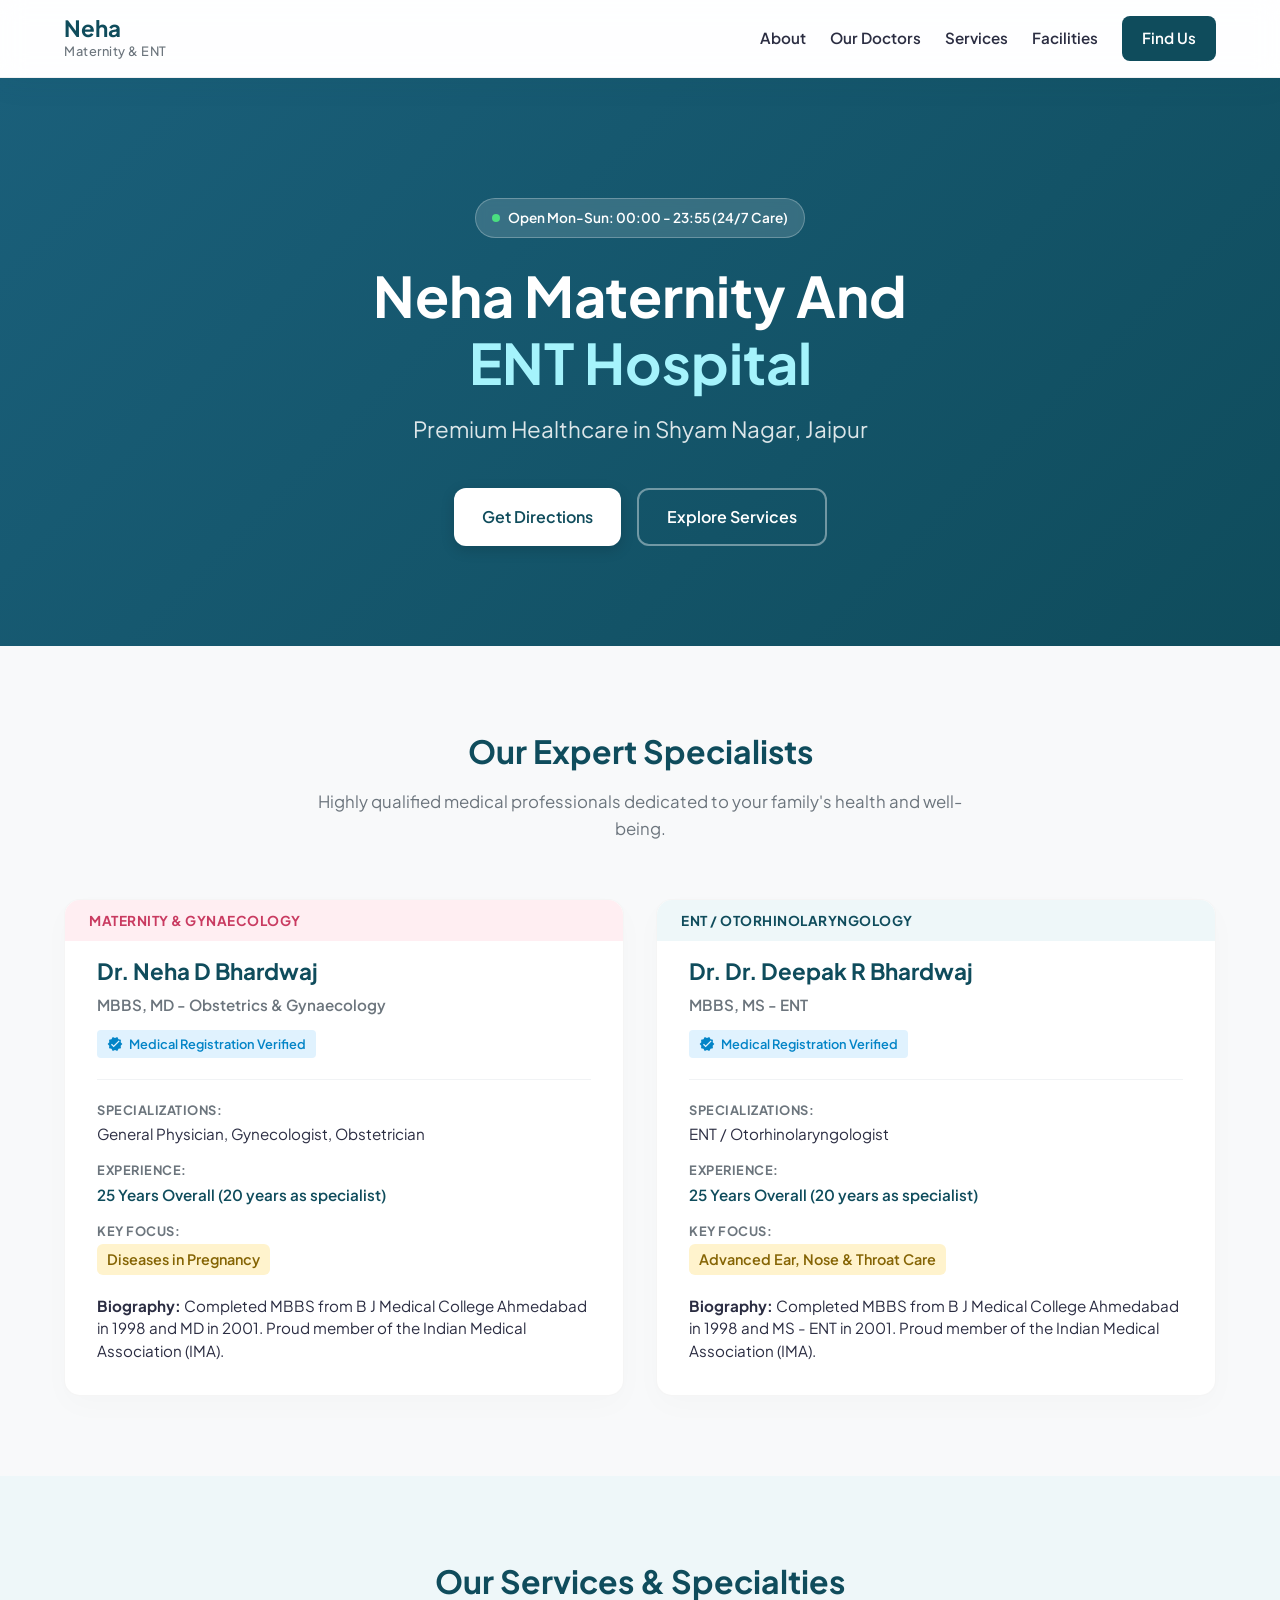
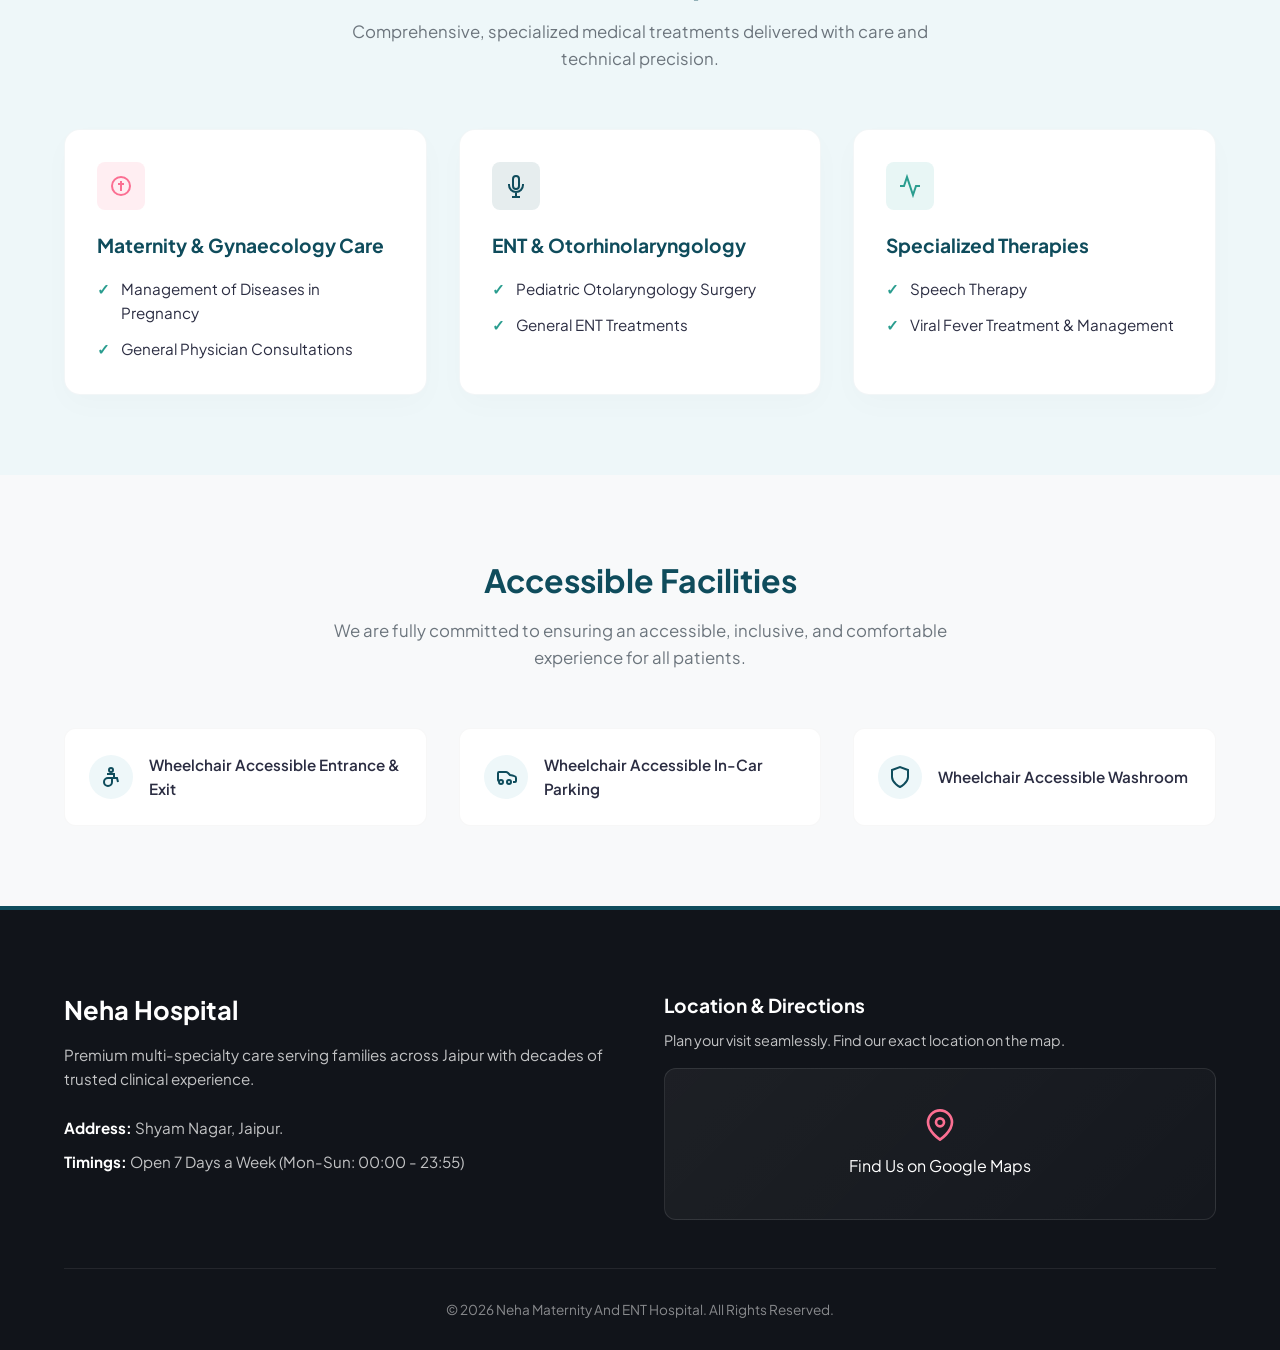
<file: index.html>
<!DOCTYPE html>
<html lang="en">
<head>
    <meta charset="UTF-8">
    <meta name="viewport" content="width=device-width, initial-scale=1.0">
    <title>Neha Maternity And Ent Hospital | Premium Healthcare in Jaipur</title>
    <link rel="preconnect" href="https://fonts.googleapis.com">
    <link rel="preconnect" href="https://fonts.gstatic.com" crossorigin>
    <link href="https://fonts.googleapis.com/css2?family=Plus+Jakarta+Sans:wght@400;500;600;700&display=swap" rel="stylesheet">
    <link rel="stylesheet" href="style.css">
</head>
<body>

    <header class="navbar">
        <div class="nav-container">
            <a href="#" class="logo">
                <span class="logo-main">Neha</span> 
                <span class="logo-sub">Maternity & ENT</span>
            </a>
            <nav class="nav-links">
                <a href="#about">About</a>
                <a href="#doctors">Our Doctors</a>
                <a href="#services">Services</a>
                <a href="#facilities">Facilities</a>
                <a href="#contact" class="nav-cta">Find Us</a>
            </nav>
        </div>
    </header>

    <main>
        <section class="hero" id="about">
            <div class="hero-overlay"></div>
            <div class="hero-container">
                <div class="badge-container">
                    <span class="badge badge-emergency">
                        <span class="pulse-icon"></span> Open Mon-Sun: 00:00 - 23:55 (24/7 Care)
                    </span>
                </div>
                <h1>Neha Maternity And <br><span class="text-gradient">ENT Hospital</span></h1>
                <p class="tagline">Premium Healthcare in Shyam Nagar, Jaipur</p>
                <div class="hero-actions">
                    <a href="https://www.google.com/maps/dir//26.885838,75.765591" target="_blank" rel="noopener" class="btn btn-primary">
                        Get Directions
                    </a>
                    <a href="#services" class="btn btn-secondary">Explore Services</a>
                </div>
            </div>
        </section>

        <section class="section section-doctors" id="doctors">
            <div class="container">
                <div class="section-header">
                    <h2>Our Expert Specialists</h2>
                    <p>Highly qualified medical professionals dedicated to your family's health and well-being.</p>
                </div>
                
                <div class="grid grid-doctors">
                    <article class="card doctor-card">
                        <div class="doctor-badge-top pink-accent">Maternity & Gynaecology</div>
                        <div class="doctor-header">
                            <div class="doctor-meta">
                                <h3>Dr. Neha D Bhardwaj</h3>
                                <p class="qualifications">MBBS, MD - Obstetrics & Gynaecology</p>
                                <span class="badge-verified">
                                    <svg width="16" height="16" viewBox="0 0 24 24" fill="currentColor"><path d="M23 12l-2.44-2.79.34-3.69-3.61-.82-1.89-3.2L12 2.96 8.6 1.5 6.71 4.7l-3.61.81.34 3.68L1 12l2.44 2.79-.34 3.69 3.61.82 1.89 3.2L12 21.04l3.4 1.46 1.89-3.2 3.61-.82-.34-3.69L23 12zm-13 5l-4-4 1.41-1.41L10 14.17l7.59-7.59L19 8l-9 9z"/></svg>
                                    Medical Registration Verified
                                </span>
                            </div>
                        </div>
                        <hr class="card-divider">
                        <div class="doctor-body">
                            <div class="info-row">
                                <span class="info-label">Specializations:</span>
                                <span class="info-value">General Physician, Gynecologist, Obstetrician</span>
                            </div>
                            <div class="info-row">
                                <span class="info-label">Experience:</span>
                                <span class="info-value font-highlight">25 Years Overall (20 years as specialist)</span>
                            </div>
                            <div class="info-row">
                                <span class="info-label">Key Focus:</span>
                                <span class="info-value focus-tag">Diseases in Pregnancy</span>
                            </div>
                            <p class="bio"><strong>Biography:</strong> Completed MBBS from B J Medical College Ahmedabad in 1998 and MD in 2001. Proud member of the Indian Medical Association (IMA).</p>
                        </div>
                    </article>

                    <article class="card doctor-card">
                        <div class="doctor-badge-top teal-accent">ENT / Otorhinolaryngology</div>
                        <div class="doctor-header">
                            <div class="doctor-meta">
                                <h3>Dr. Dr. Deepak R Bhardwaj</h3>
                                <p class="qualifications">MBBS, MS - ENT</p>
                                <span class="badge-verified">
                                    <svg width="16" height="16" viewBox="0 0 24 24" fill="currentColor"><path d="M23 12l-2.44-2.79.34-3.69-3.61-.82-1.89-3.2L12 2.96 8.6 1.5 6.71 4.7l-3.61.81.34 3.68L1 12l2.44 2.79-.34 3.69 3.61.82 1.89 3.2L12 21.04l3.4 1.46 1.89-3.2 3.61-.82-.34-3.69L23 12zm-13 5l-4-4 1.41-1.41L10 14.17l7.59-7.59L19 8l-9 9z"/></svg>
                                    Medical Registration Verified
                                </span>
                            </div>
                        </div>
                        <hr class="card-divider">
                        <div class="doctor-body">
                            <div class="info-row">
                                <span class="info-label">Specializations:</span>
                                <span class="info-value">ENT / Otorhinolaryngologist</span>
                            </div>
                            <div class="info-row">
                                <span class="info-label">Experience:</span>
                                <span class="info-value font-highlight">25 Years Overall (20 years as specialist)</span>
                            </div>
                            <div class="info-row">
                                <span class="info-label">Key Focus:</span>
                                <span class="info-value focus-tag">Advanced Ear, Nose & Throat Care</span>
                            </div>
                            <p class="bio"><strong>Biography:</strong> Completed MBBS from B J Medical College Ahmedabad in 1998 and MS - ENT in 2001. Proud member of the Indian Medical Association (IMA).</p>
                        </div>
                    </article>
                </div>
            </div>
        </section>

        <section class="section section-services" id="services">
            <div class="container">
                <div class="section-header">
                    <h2>Our Services & Specialties</h2>
                    <p>Comprehensive, specialized medical treatments delivered with care and technical precision.</p>
                </div>
                
                <div class="grid grid-services">
                    <div class="card service-card">
                        <div class="service-icon pink-bg">
                            <svg width="24" height="24" viewBox="0 0 24 24" fill="none" stroke="currentColor" stroke-width="2"><path d="M12 21a9 9 0 1 0 0-18 9 9 0 0 0 0 18z"/><path d="M12 7v10M9 10h6"/></svg>
                        </div>
                        <h3>Maternity & Gynaecology Care</h3>
                        <ul class="service-list">
                            <li>Management of Diseases in Pregnancy</li>
                            <li>General Physician Consultations</li>
                        </ul>
                    </div>

                    <div class="card service-card">
                        <div class="service-icon teal-bg">
                            <svg width="24" height="24" viewBox="0 0 24 24" fill="none" stroke="currentColor" stroke-width="2"><path d="M12 2a3 3 0 0 0-3 3v7a3 3 0 0 0 6 0V5a3 3 0 0 0-3-3z"/><path d="M19 10v1a7 7 0 0 1-14 0v-1M12 19v4M8 23h8"/></svg>
                        </div>
                        <h3>ENT & Otorhinolaryngology</h3>
                        <ul class="service-list">
                            <li>Pediatric Otolaryngology Surgery</li>
                            <li>General ENT Treatments</li>
                        </ul>
                    </div>

                    <div class="card service-card">
                        <div class="service-icon mint-bg">
                            <svg width="24" height="24" viewBox="0 0 24 24" fill="none" stroke="currentColor" stroke-width="2"><path d="M22 12h-4l-3 9L9 3l-3 9H2"/></svg>
                        </div>
                        <h3>Specialized Therapies</h3>
                        <ul class="service-list">
                            <li>Speech Therapy</li>
                            <li>Viral Fever Treatment & Management</li>
                        </ul>
                    </div>
                </div>
            </div>
        </section>

        <section class="section section-facilities" id="facilities">
            <div class="container">
                <div class="section-header">
                    <h2>Accessible Facilities</h2>
                    <p>We are fully committed to ensuring an accessible, inclusive, and comfortable experience for all patients.</p>
                </div>
                
                <div class="grid grid-facilities">
                    <div class="facility-item">
                        <div class="facility-icon">
                            <svg width="24" height="24" viewBox="0 0 24 24" fill="none" stroke="currentColor" stroke-width="2"><circle cx="12" cy="5" r="2"/><path d="M9 13a4 4 0 1 0 4 4v-4H9z"/><path d="M13 13h5l1 4M8 9h7v4"/></svg>
                        </div>
                        <span>Wheelchair Accessible Entrance & Exit</span>
                    </div>
                    <div class="facility-item">
                        <div class="facility-icon">
                            <svg width="24" height="24" viewBox="0 0 24 24" fill="none" stroke="currentColor" stroke-width="2"><path d="M19 17h2c.6 0 1-.4 1-1v-3c0-.9-.7-1.7-1.5-1.9C18.7 10.6 16 10 16 10s-1.3-1.4-2.2-2.3c-.5-.4-1.1-.7-1.8-.7H5c-.6 0-1 .4-1 1v7c0 .6.4 1 1 1h1"/><circle cx="7" cy="17" r="2"/><circle cx="15" cy="17" r="2"/></svg>
                        </div>
                        <span>Wheelchair Accessible In-Car Parking</span>
                    </div>
                    <div class="facility-item">
                        <div class="facility-icon">
                            <svg width="24" height="24" viewBox="0 0 24 24" fill="none" stroke="currentColor" stroke-width="2"><path d="M12 22s8-4 8-10V5l-8-3-8 3v7c0 6 8 10 8 10z"/></svg>
                        </div>
                        <span>Wheelchair Accessible Washroom</span>
                    </div>
                </div>
            </div>
        </section>
    </main>

    <footer class="footer" id="contact">
        <div class="container">
            <div class="footer-grid">
                <div class="footer-info">
                    <h3>Neha Hospital</h3>
                    <p class="footer-desc">Premium multi-specialty care serving families across Jaipur with decades of trusted clinical experience.</p>
                    <div class="contact-meta">
                        <p><strong>Address:</strong> Shyam Nagar, Jaipur.</p>
                        <p><strong>Timings:</strong> Open 7 Days a Week (Mon-Sun: 00:00 - 23:55)</p>
                    </div>
                </div>
                
                <div class="footer-map-box">
                    <h4>Location & Directions</h4>
                    <p>Plan your visit seamlessly. Find our exact location on the map.</p>
                    <a href="https://www.google.com/maps/dir//26.885838,75.765591" target="_blank" rel="noopener" class="map-card-link">
                        <div class="map-placeholder">
                            <svg width="32" height="32" viewBox="0 0 24 24" fill="none" stroke="currentColor" stroke-width="2"><path d="M21 10c0 7-9 13-9 13s-9-6-9-13a9 9 0 0 1 18 0z"/><circle cx="12" cy="10" r="3"/></svg>
                            <span>Find Us on Google Maps</span>
                        </div>
                    </a>
                </div>
            </div>
            
            <div class="footer-bottom">
                <p>&copy; 2026 Neha Maternity And ENT Hospital. All Rights Reserved.</p>
            </div>
        </div>
    </footer>

</body>
</html>
</file>
<file: style.css>
/* ==========================================================================
   1. Design Tokens & System Variables
   ========================================================================== */
:root {
    /* Color Palette */
    --primary: #0f4c5c;        /* Deep Teal for trust and authority */
    --primary-light: #eef7f9;  /* Soft Teal light background tint */
    --accent-pink: #fb6f92;    /* Soft Rose for Maternity elements */
    --accent-pink-bg: #ffeef2; /* Background highlight tint for maternity */
    --accent-mint: #2a9d8f;    /* Balancing Mint Green for ENT/Health */
    --accent-mint-bg: #e8f6f5; 
    --text-main: #2b2d42;      /* Off-black for crisp readability */
    --text-muted: #6c757d;     /* High contrast gray for subtext */
    --bg-pure: #ffffff;        
    --bg-surface: #f8f9fa;     
    --verified-blue: #0284c7;

    /* Glassmorphism Styles */
    --glass-bg: rgba(255, 255, 255, 0.85);
    --glass-border: rgba(255, 255, 255, 0.4);
    --glass-shadow: rgba(15, 76, 92, 0.08);

    /* Typography */
    --font-family: 'Plus Jakarta Sans', sans-serif;
    
    /* Layout Constants */
    --radius-lg: 16px;
    --radius-md: 12px;
    --radius-sm: 8px;
    --transition-smooth: all 0.3s cubic-bezier(0.4, 0, 0.2, 1);
}

/* ==========================================================================
   2. Global Resets & Fundamentals
   ========================================================================== */
* {
    box-sizing: border-box;
    margin: 0;
    padding: 0;
}

html {
    scroll-behavior: smooth;
    font-size: 16px;
}

body {
    font-family: var(--font-family);
    background-color: var(--bg-surface);
    color: var(--text-main);
    line-height: 1.6;
    -webkit-font-smoothing: antialiased;
}

.container {
    width: 100%;
    max-width: 1200px;
    margin: 0 auto;
    padding: 0 24px;
}

.grid {
    display: grid;
    gap: 32px;
}

/* ==========================================================================
   3. Sticky Navigation
   ========================================================================== */
.navbar {
    position: sticky;
    top: 0;
    z-index: 1000;
    background: var(--glass-bg);
    backdrop-filter: blur(12px);
    -webkit-backdrop-filter: blur(12px);
    border-bottom: 1px solid rgba(0, 0, 0, 0.05);
    box-shadow: 0 4px 30px var(--glass-shadow);
}

.nav-container {
    max-width: 1200px;
    margin: 0 auto;
    padding: 16px 24px;
    display: flex;
    justify-content: space-between;
    align-items: center;
}

.logo {
    text-decoration: none;
    display: flex;
    flex-direction: column;
}

.logo-main {
    font-weight: 700;
    font-size: 1.4rem;
    color: var(--primary);
    line-height: 1.1;
}

.logo-sub {
    font-size: 0.8rem;
    color: var(--text-muted);
    letter-spacing: 0.5px;
    font-weight: 500;
}

.nav-links {
    display: flex;
    gap: 24px;
    align-items: center;
}

.nav-links a {
    text-decoration: none;
    color: var(--text-main);
    font-weight: 600;
    font-size: 0.95rem;
    transition: var(--transition-smooth);
}

.nav-links a:hover {
    color: var(--primary);
}

.nav-links a.nav-cta {
    background: var(--primary);
    color: var(--bg-pure);
    padding: 10px 20px;
    border-radius: var(--radius-sm);
}

.nav-links a.nav-cta:hover {
    opacity: 0.9;
    transform: translateY(-1px);
}

/* ==========================================================================
   4. Hero Section
   ========================================================================== */
.hero {
    position: relative;
    padding: 120px 0 100px 0;
    background: linear-gradient(135deg, #1a5f7a 0%, #0f4c5c 100%);
    color: var(--bg-pure);
    text-align: center;
    overflow: hidden;
}

.hero-container {
    position: relative;
    z-index: 2;
    max-width: 800px;
    margin: 0 auto;
    padding: 0 24px;
}

.badge-container {
    display: flex;
    justify-content: center;
    margin-bottom: 24px;
}

.badge {
    display: inline-flex;
    align-items: center;
    gap: 8px;
    padding: 8px 16px;
    border-radius: 50px;
    font-size: 0.85rem;
    font-weight: 600;
}

.badge-emergency {
    background: rgba(255, 255, 255, 0.15);
    border: 1px solid rgba(255, 255, 255, 0.25);
    color: var(--bg-pure);
    backdrop-filter: blur(4px);
}

.pulse-icon {
    width: 8px;
    height: 8px;
    background-color: #4ade80;
    border-radius: 50%;
    box-shadow: 0 0 0 0 rgba(74, 222, 128, 0.7);
    animation: pulse 1.8s infinite;
}

@keyframes pulse {
    0% { transform: scale(0.95); box-shadow: 0 0 0 0 rgba(74, 222, 128, 0.7); }
    70% { transform: scale(1); box-shadow: 0 0 0 8px rgba(74, 222, 128, 0); }
    100% { transform: scale(0.95); box-shadow: 0 0 0 0 rgba(74, 222, 128, 0); }
}

.hero h1 {
    font-size: clamp(2.2rem, 5vw, 3.5rem);
    line-height: 1.2;
    font-weight: 700;
    margin-bottom: 16px;
}

.text-gradient {
    color: #a5f3fc;
}

.tagline {
    font-size: clamp(1.1rem, 2vw, 1.4rem);
    color: rgba(255, 255, 255, 0.85);
    margin-bottom: 40px;
}

.hero-actions {
    display: flex;
    gap: 16px;
    justify-content: center;
    flex-wrap: wrap;
}

/* Reusable Buttons */
.btn {
    display: inline-flex;
    align-items: center;
    justify-content: center;
    padding: 14px 28px;
    font-weight: 600;
    font-size: 1rem;
    border-radius: var(--radius-md);
    text-decoration: none;
    transition: var(--transition-smooth);
    cursor: pointer;
}

.btn-primary {
    background: var(--bg-pure);
    color: var(--primary);
    box-shadow: 0 4px 14px rgba(0, 0, 0, 0.15);
}

.btn-primary:hover {
    background: var(--primary-light);
    transform: translateY(-2px);
}

.btn-secondary {
    background: transparent;
    color: var(--bg-pure);
    border: 2px solid rgba(255, 255, 255, 0.4);
}

.btn-secondary:hover {
    background: rgba(255, 255, 255, 0.1);
    border-color: rgba(255, 255, 255, 0.8);
}

/* ==========================================================================
   5. Modular Structural Sections
   ========================================================================== */
.section {
    padding: 80px 0;
}

.section-header {
    text-align: center;
    max-width: 650px;
    margin: 0 auto 56px auto;
}

.section-header h2 {
    font-size: 2rem;
    color: var(--primary);
    margin-bottom: 12px;
    font-weight: 700;
}

.section-header p {
    color: var(--text-muted);
    font-size: 1.05rem;
}

/* Reusable Dynamic Cards Layout */
.card {
    background: var(--bg-pure);
    border-radius: var(--radius-lg);
    border: 1px solid rgba(0, 0, 0, 0.04);
    box-shadow: 0 10px 30px rgba(0, 0, 0, 0.02);
    padding: 32px;
    position: relative;
    transition: var(--transition-smooth);
}

.card:hover {
    transform: translateY(-4px);
    box-shadow: 0 16px 40px rgba(15, 76, 92, 0.06);
}

/* ==========================================================================
   6. Doctors Profile Cards Blueprint
   ========================================================================== */
.grid-doctors {
    grid-template-columns: repeat(auto-fit, minmax(340px, 1fr));
}

.doctor-card {
    display: flex;
    flex-direction: column;
    overflow: hidden;
    padding-top: 54px; /* Room for custom upper badges */
}

.doctor-badge-top {
    position: absolute;
    top: 0;
    left: 0;
    right: 0;
    padding: 10px 24px;
    font-weight: 700;
    font-size: 0.85rem;
    letter-spacing: 0.5px;
    text-transform: uppercase;
}

.pink-accent { background: var(--accent-pink-bg); color: #c93b61; }
.teal-accent { background: var(--primary-light); color: var(--primary); }

.doctor-meta h3 {
    font-size: 1.4rem;
    color: var(--primary);
    margin-bottom: 4px;
}

.qualifications {
    font-weight: 600;
    font-size: 0.95rem;
    color: var(--text-muted);
    margin-bottom: 12px;
}

.badge-verified {
    display: inline-flex;
    align-items: center;
    gap: 6px;
    font-size: 0.8rem;
    font-weight: 600;
    color: var(--verified-blue);
    background: #e0f2fe;
    padding: 4px 10px;
    border-radius: 4px;
}

.card-divider {
    border: 0;
    border-top: 1px solid #f1f3f5;
    margin: 20px 0;
}

.doctor-body {
    display: flex;
    flex-direction: column;
    gap: 14px;
}

.info-row {
    display: flex;
    flex-direction: column;
    gap: 2px;
}

.info-label {
    font-size: 0.8rem;
    font-weight: 700;
    text-transform: uppercase;
    letter-spacing: 0.5px;
    color: var(--text-muted);
}

.info-value {
    font-size: 0.95rem;
    color: var(--text-main);
}

.font-highlight {
    font-weight: 600;
    color: var(--primary);
}

.focus-tag {
    display: inline-block;
    align-self: flex-start;
    background: #fff3cd;
    color: #856404;
    font-weight: 600;
    padding: 4px 10px;
    border-radius: 6px;
    font-size: 0.9rem;
}

.bio {
    font-size: 0.95rem;
    color: var(--text-main);
    line-height: 1.5;
    margin-top: 6px;
}

/* ==========================================================================
   7. Services Section
   ========================================================================== */
.section-services {
    background-color: var(--primary-light);
}

.grid-services {
    grid-template-columns: repeat(auto-fit, minmax(300px, 1fr));
}

.service-card {
    border: 1px solid rgba(15, 76, 92, 0.05);
}

.service-icon {
    width: 48px;
    height: 48px;
    border-radius: var(--radius-sm);
    display: flex;
    align-items: center;
    justify-content: center;
    margin-bottom: 20px;
}

.pink-bg { background: var(--accent-pink-bg); color: var(--accent-pink); }
.teal-bg { background: rgba(15, 76, 92, 0.1); color: var(--primary); }
.mint-bg { background: var(--accent-mint-bg); color: var(--accent-mint); }

.service-card h3 {
    font-size: 1.2rem;
    color: var(--primary);
    margin-bottom: 16px;
}

.service-list {
    list-style: none;
    display: flex;
    flex-direction: column;
    gap: 12px;
}

.service-list li {
    font-size: 0.95rem;
    position: relative;
    padding-left: 24px;
    color: var(--text-main);
}

.service-list li::before {
    content: "✓";
    position: absolute;
    left: 0;
    color: var(--accent-mint);
    font-weight: 700;
}

/* ==========================================================================
   8. Facilities Layout
   ========================================================================== */
.grid-facilities {
    grid-template-columns: repeat(auto-fit, minmax(260px, 1fr));
}

.facility-item {
    background: var(--bg-pure);
    padding: 24px;
    border-radius: var(--radius-md);
    display: flex;
    align-items: center;
    gap: 16px;
    border: 1px solid rgba(0, 0, 0, 0.03);
}

.facility-icon {
    background: var(--primary-light);
    color: var(--primary);
    width: 44px;
    height: 44px;
    border-radius: 50%;
    display: flex;
    align-items: center;
    justify-content: center;
    flex-shrink: 0;
}

.facility-item span {
    font-weight: 600;
    font-size: 0.95rem;
    color: var(--text-main);
}

/* ==========================================================================
   9. Footer & Interactive Direction Mapping Box
   ========================================================================== */
.footer {
    background: #11141a;
    color: rgba(255, 255, 255, 0.75);
    padding: 80px 0 30px 0;
    border-top: 4px solid var(--primary);
}

.footer-grid {
    display: grid;
    grid-template-columns: repeat(auto-fit, minmax(320px, 1fr));
    gap: 48px;
    margin-bottom: 48px;
}

.footer-info h3 {
    color: var(--bg-pure);
    font-size: 1.6rem;
    margin-bottom: 12px;
}

.footer-desc {
    font-size: 0.95rem;
    line-height: 1.6;
    margin-bottom: 24px;
}

.contact-meta {
    display: flex;
    flex-direction: column;
    gap: 10px;
    font-size: 0.95rem;
}

.contact-meta strong {
    color: var(--bg-pure);
}

.footer-map-box h4 {
    color: var(--bg-pure);
    font-size: 1.2rem;
    margin-bottom: 8px;
}

.footer-map-box p {
    font-size: 0.9rem;
    margin-bottom: 16px;
}

.map-card-link {
    text-decoration: none;
    display: block;
}

.map-placeholder {
    background: linear-gradient(135deg, rgba(255,255,255,0.05) 0%, rgba(255,255,255,0.02) 100%);
    border: 1px solid rgba(255, 255, 255, 0.1);
    border-radius: var(--radius-md);
    padding: 40px 24px;
    text-align: center;
    display: flex;
    flex-direction: column;
    align-items: center;
    gap: 12px;
    color: var(--bg-pure);
    transition: var(--transition-smooth);
}

.map-placeholder svg {
    color: var(--accent-pink);
    transition: var(--transition-smooth);
}

.map-placeholder:hover {
    background: rgba(255, 255, 255, 0.08);
    border-color: var(--accent-pink);
}

.map-placeholder:hover svg {
    transform: scale(1.1);
}

.footer-bottom {
    border-top: 1px solid rgba(255, 255, 255, 0.08);
    padding-top: 30px;
    text-align: center;
    font-size: 0.85rem;
    color: rgba(255, 255, 255, 0.5);
}

/* ==========================================================================
   10. Responsive Design Media Queries (Mobile-first Fallbacks)
   ========================================================================== */
@media (max-width: 768px) {
    .nav-links {
        display: none; /* Simplifies layout for mobile scannability and structure */
    }
    
    .section {
        padding: 56px 0;
    }
    
    .hero {
        padding: 80px 0 60px 0;
    }
    
    .hero-actions {
        flex-direction: column;
    }
    
    .btn {
        width: 100%;
    }
}
</file>
